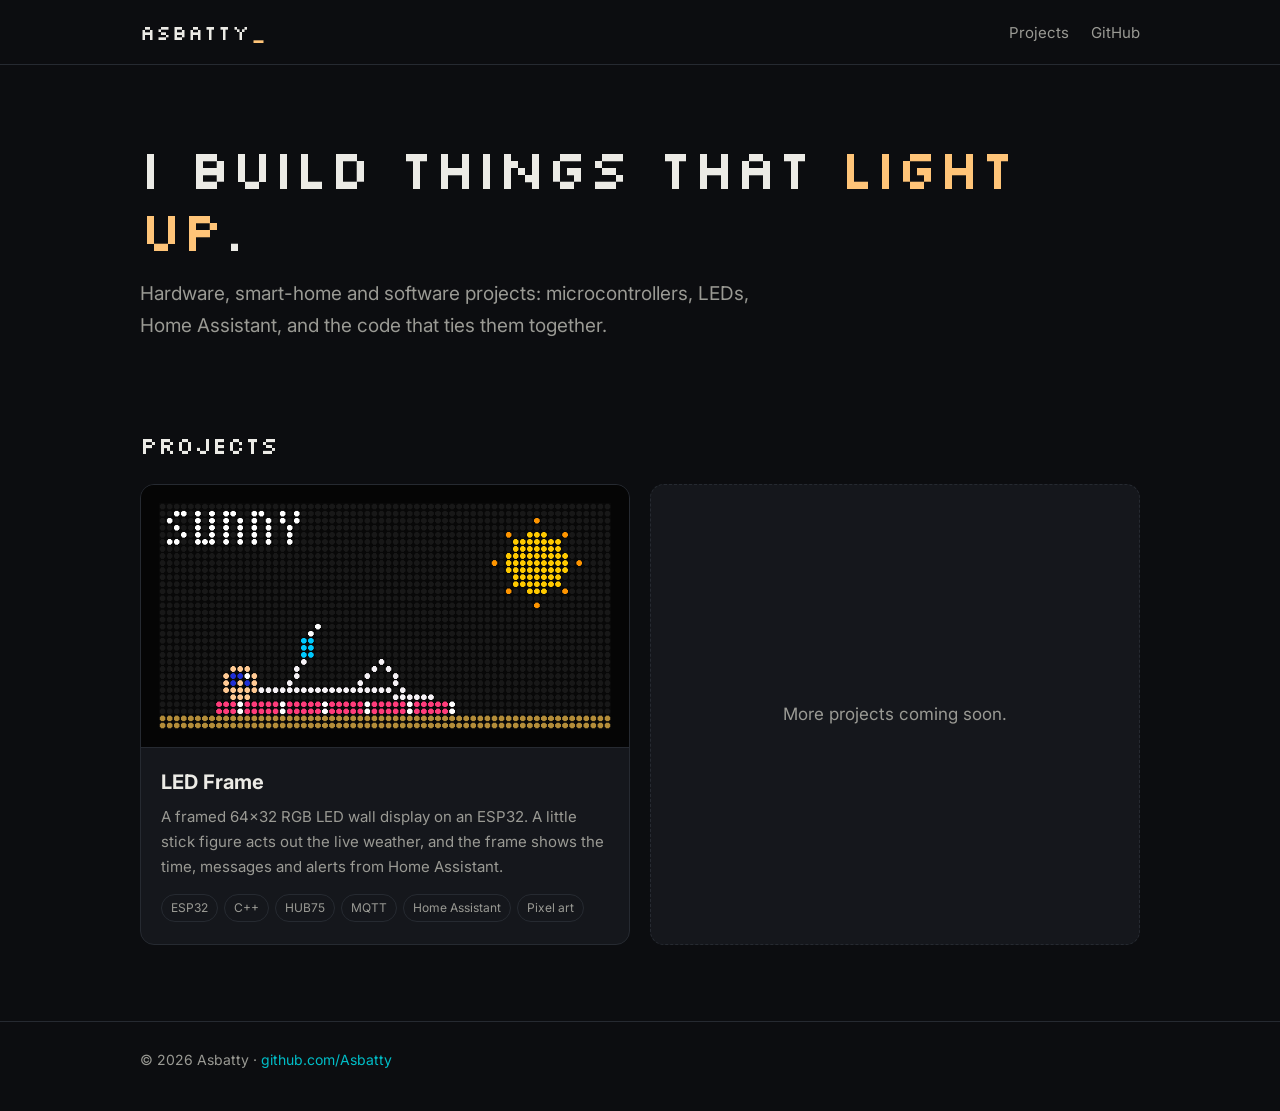
<file: index.html>
<!doctype html>
<html lang="en">
<head>
  <meta charset="utf-8">
  <meta name="viewport" content="width=device-width, initial-scale=1">
  <title>Asbatty · Projects</title>
  <meta name="description" content="Hardware, smart-home and software projects by Asbatty.">
  <link rel="preconnect" href="https://fonts.googleapis.com">
  <link rel="preconnect" href="https://fonts.gstatic.com" crossorigin>
  <link href="https://fonts.googleapis.com/css2?family=Inter:wght@400;600&family=Silkscreen&display=swap" rel="stylesheet">
  <link rel="stylesheet" href="style.css">
</head>
<body>
  <header class="top">
    <div class="wrap">
      <a class="brand" href="./">ASBATTY<span>_</span></a>
      <nav><a href="#projects">Projects</a><a href="https://github.com/Asbatty">GitHub</a></nav>
    </div>
  </header>

  <main class="wrap">
    <section class="hero">
      <h1>I build things that <span class="acc">light up</span>.</h1>
      <p>Hardware, smart-home and software projects: microcontrollers, LEDs, Home Assistant, and the code
        that ties them together.</p>
    </section>

    <section id="projects">
      <h2>Projects</h2>
      <div class="grid">
        <a class="card" href="led-frame/">
          <div class="shot"><img src="led-frame/img/weather-sunny.png" alt="LED panel showing a stick figure sunbathing in sunglasses under the sun" loading="lazy"></div>
          <div class="body">
            <h3>LED Frame</h3>
            <p>A framed 64×32 RGB LED wall display on an ESP32. A little stick figure acts out the live weather,
              and the frame shows the time, messages and alerts from Home Assistant.</p>
            <div class="tags"><span class="tag">ESP32</span><span class="tag">C++</span><span class="tag">HUB75</span><span class="tag">MQTT</span><span class="tag">Home Assistant</span><span class="tag">Pixel art</span></div>
          </div>
        </a>
        <div class="card soon">More projects coming soon.</div>
      </div>
    </section>
  </main>

  <footer><div class="wrap">© 2026 Asbatty · <a href="https://github.com/Asbatty">github.com/Asbatty</a></div></footer>
</body>
</html>
</file>
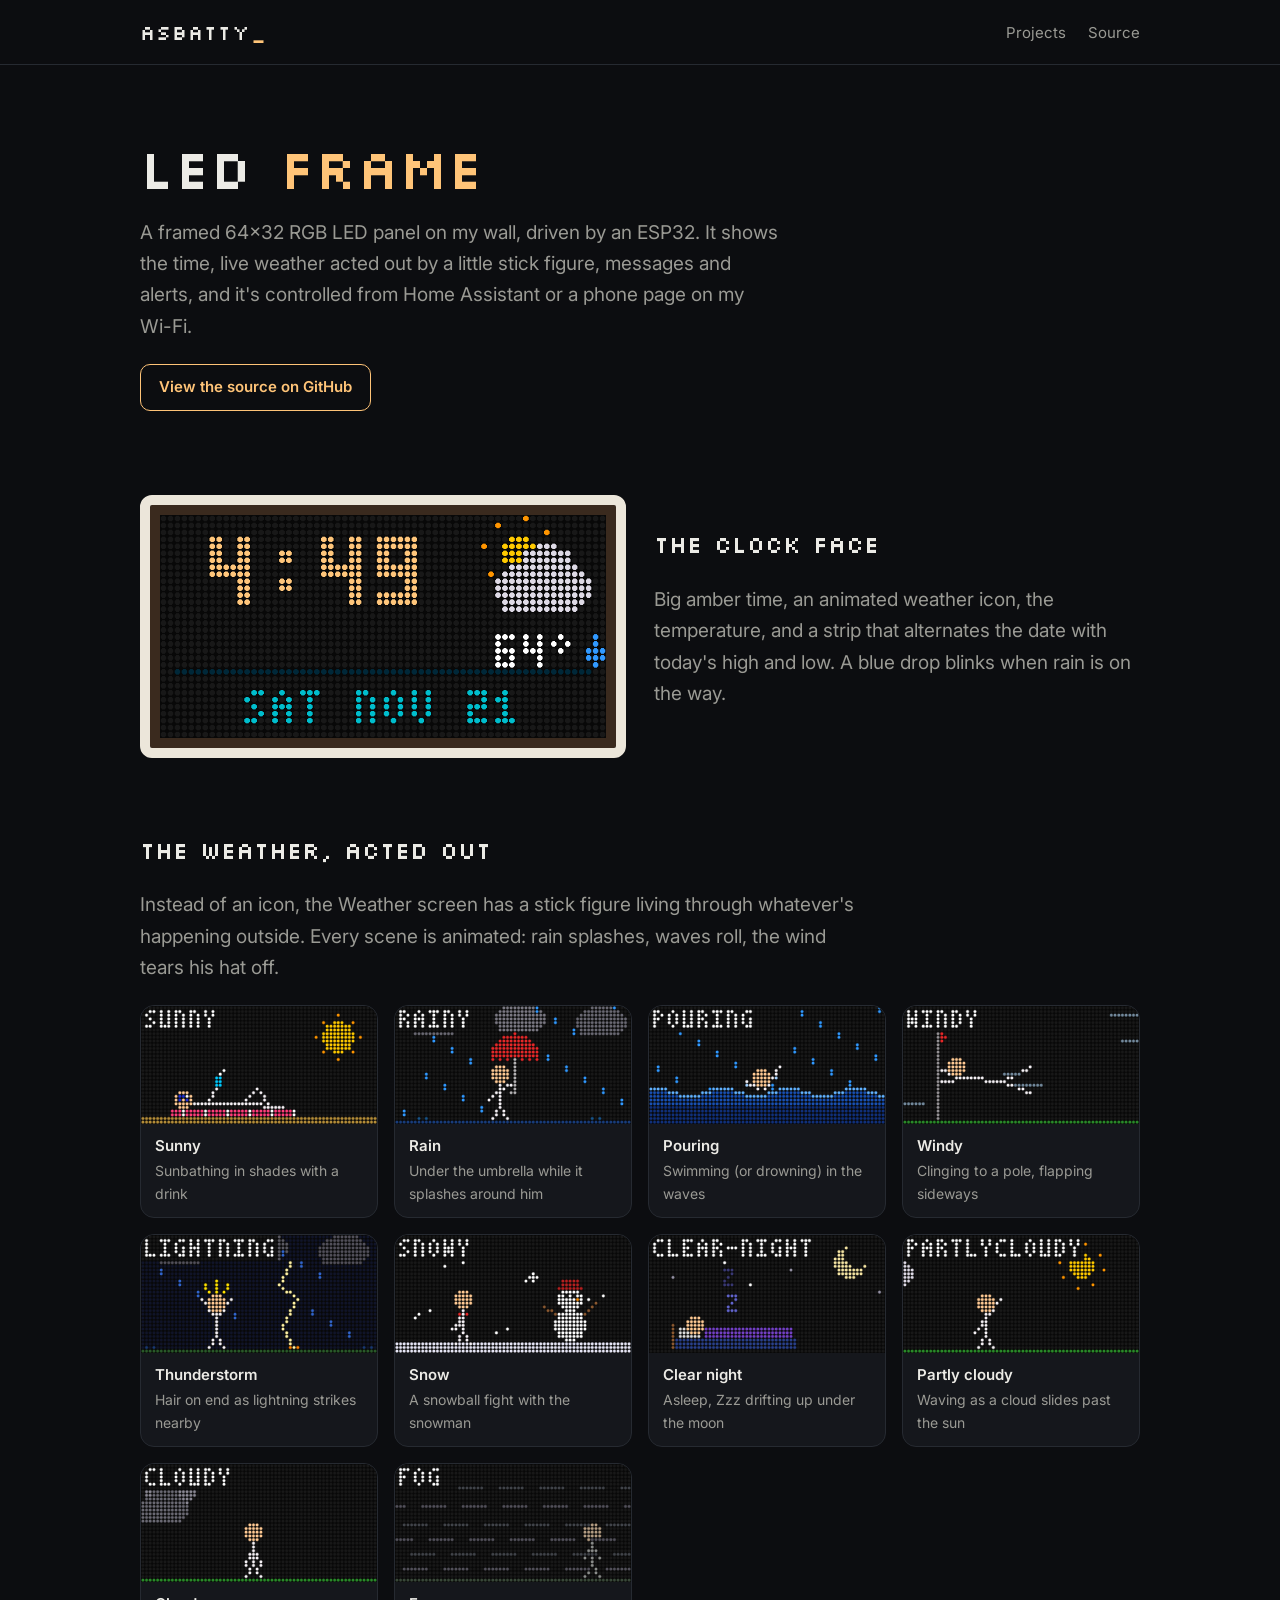
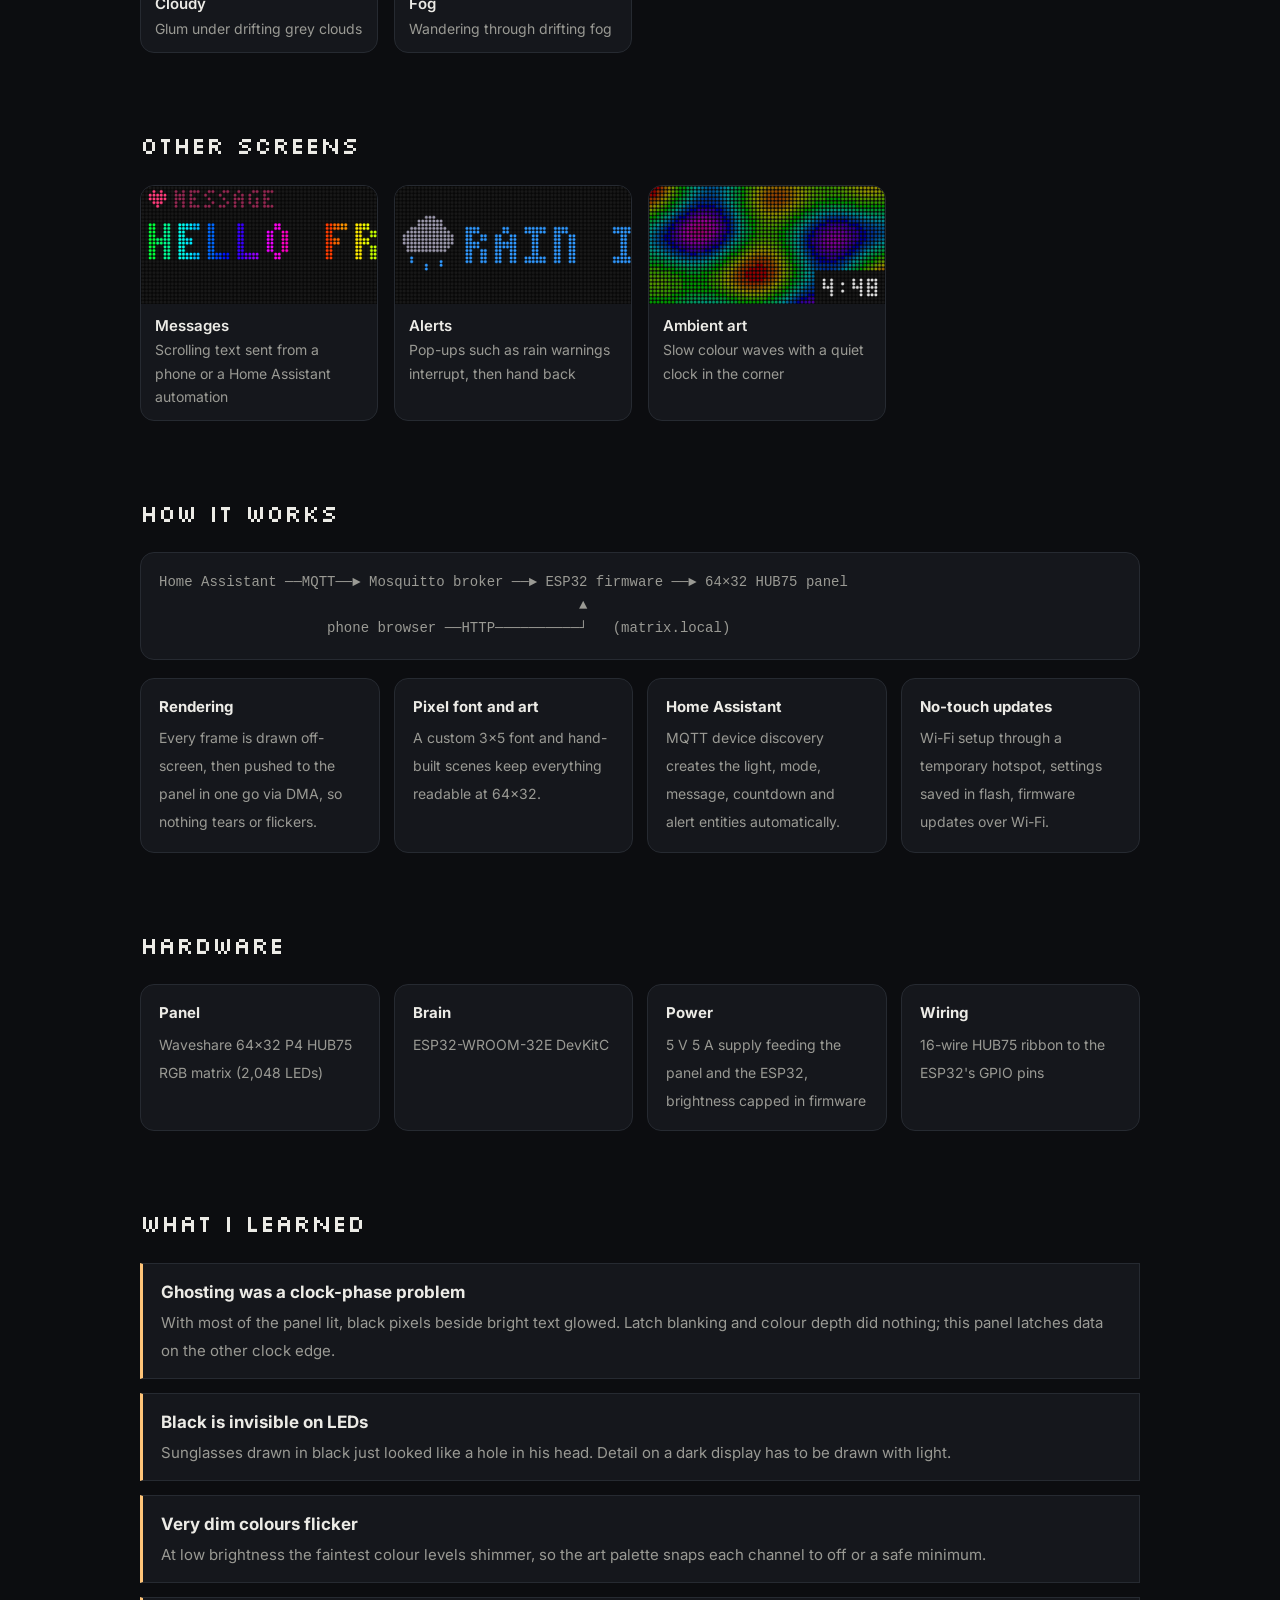
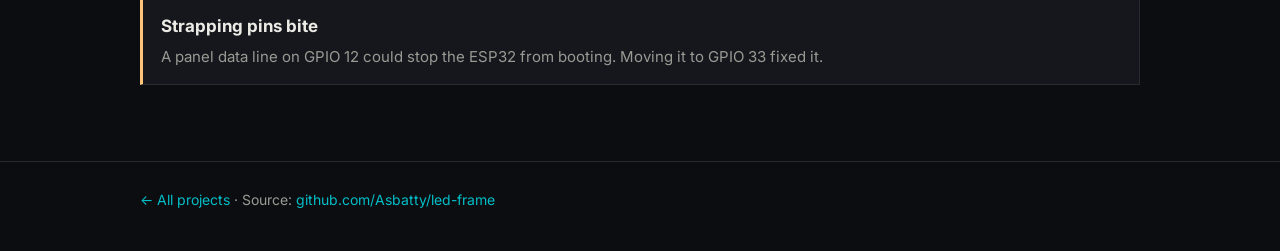
<file: led-frame/index.html>
<!doctype html>
<html lang="en">
<head>
  <meta charset="utf-8">
  <meta name="viewport" content="width=device-width, initial-scale=1">
  <title>LED Frame · Asbatty</title>
  <meta name="description" content="A framed 64x32 RGB LED wall display on an ESP32, with stick-figure weather scenes and Home Assistant control.">
  <link rel="preconnect" href="https://fonts.googleapis.com">
  <link rel="preconnect" href="https://fonts.gstatic.com" crossorigin>
  <link href="https://fonts.googleapis.com/css2?family=Inter:wght@400;600&family=Silkscreen&display=swap" rel="stylesheet">
  <link rel="stylesheet" href="../style.css">
</head>
<body>
  <header class="top">
    <div class="wrap">
      <a class="brand" href="../">ASBATTY<span>_</span></a>
      <nav><a href="../#projects">Projects</a><a href="https://github.com/Asbatty/led-frame">Source</a></nav>
    </div>
  </header>

  <main class="wrap">
    <section class="hero">
      <h1>LED <span class="acc">Frame</span></h1>
      <p class="lead">A framed 64×32 RGB LED panel on my wall, driven by an ESP32. It shows the time, live weather
        acted out by a little stick figure, messages and alerts, and it's controlled from Home Assistant or
        a phone page on my Wi-Fi.</p>
      <p style="margin-top:22px"><a class="btn" href="https://github.com/Asbatty/led-frame">View the source on GitHub</a></p>
    </section>

    <section>
      <div class="two">
        <div class="panel"><img src="img/clock.png" alt="Clock face: 4:49, partly cloudy icon, 64 degrees with a rain drop, date strip"></div>
        <div>
          <h2>The clock face</h2>
          <p class="lead">Big amber time, an animated weather icon, the temperature, and a strip that alternates
            the date with today's high and low. A blue drop blinks when rain is on the way.</p>
        </div>
      </div>
    </section>

    <section>
      <h2>The weather, acted out</h2>
      <p class="lead" style="margin-bottom:22px">Instead of an icon, the Weather screen has a stick figure living
        through whatever's happening outside. Every scene is animated: rain splashes, waves roll, the wind tears
        his hat off.</p>
      <div class="gallery">
        <figure><img src="img/weather-sunny.png" alt="Sunbathing in sunglasses" loading="lazy"><figcaption><b>Sunny</b>Sunbathing in shades with a drink</figcaption></figure>
        <figure><img src="img/weather-rainy.png" alt="Holding an umbrella in the rain" loading="lazy"><figcaption><b>Rain</b>Under the umbrella while it splashes around him</figcaption></figure>
        <figure><img src="img/weather-pouring.png" alt="Swimming in rising water" loading="lazy"><figcaption><b>Pouring</b>Swimming (or drowning) in the waves</figcaption></figure>
        <figure><img src="img/weather-windy.png" alt="Clinging to a pole in the wind" loading="lazy"><figcaption><b>Windy</b>Clinging to a pole, flapping sideways</figcaption></figure>
        <figure><img src="img/weather-lightning.png" alt="Hair on end as lightning strikes" loading="lazy"><figcaption><b>Thunderstorm</b>Hair on end as lightning strikes nearby</figcaption></figure>
        <figure><img src="img/weather-snowy.png" alt="Throwing snowballs at a snowman" loading="lazy"><figcaption><b>Snow</b>A snowball fight with the snowman</figcaption></figure>
        <figure><img src="img/weather-clear-night.png" alt="Asleep in bed under the moon" loading="lazy"><figcaption><b>Clear night</b>Asleep, Zzz drifting up under the moon</figcaption></figure>
        <figure><img src="img/weather-partlycloudy.png" alt="Waving as a cloud passes the sun" loading="lazy"><figcaption><b>Partly cloudy</b>Waving as a cloud slides past the sun</figcaption></figure>
        <figure><img src="img/weather-cloudy.png" alt="Standing under grey clouds" loading="lazy"><figcaption><b>Cloudy</b>Glum under drifting grey clouds</figcaption></figure>
        <figure><img src="img/weather-fog.png" alt="Walking through fog" loading="lazy"><figcaption><b>Fog</b>Wandering through drifting fog</figcaption></figure>
      </div>
    </section>

    <section>
      <h2>Other screens</h2>
      <div class="gallery">
        <figure><img src="img/message.png" alt="Scrolling rainbow message" loading="lazy"><figcaption><b>Messages</b>Scrolling text sent from a phone or a Home Assistant automation</figcaption></figure>
        <figure><img src="img/alert.png" alt="Rain alert with cloud icon" loading="lazy"><figcaption><b>Alerts</b>Pop-ups such as rain warnings interrupt, then hand back</figcaption></figure>
        <figure><img src="img/art.png" alt="Colour wave art with a small clock" loading="lazy"><figcaption><b>Ambient art</b>Slow colour waves with a quiet clock in the corner</figcaption></figure>
      </div>
    </section>

    <section>
      <h2>How it works</h2>
      <div class="flow">Home Assistant ──MQTT──► Mosquitto broker ──► ESP32 firmware ──► 64×32 HUB75 panel
                                                  ▲
                    phone browser ──HTTP──────────┘   (matrix.local)</div>
      <div class="facts" style="margin-top:18px">
        <div class="fact"><b>Rendering</b><span>Every frame is drawn off-screen, then pushed to the panel in one go via DMA, so nothing tears or flickers.</span></div>
        <div class="fact"><b>Pixel font and art</b><span>A custom 3×5 font and hand-built scenes keep everything readable at 64×32.</span></div>
        <div class="fact"><b>Home Assistant</b><span>MQTT device discovery creates the light, mode, message, countdown and alert entities automatically.</span></div>
        <div class="fact"><b>No-touch updates</b><span>Wi-Fi setup through a temporary hotspot, settings saved in flash, firmware updates over Wi-Fi.</span></div>
      </div>
    </section>

    <section>
      <h2>Hardware</h2>
      <div class="facts">
        <div class="fact"><b>Panel</b><span>Waveshare 64×32 P4 HUB75 RGB matrix (2,048 LEDs)</span></div>
        <div class="fact"><b>Brain</b><span>ESP32-WROOM-32E DevKitC</span></div>
        <div class="fact"><b>Power</b><span>5 V 5 A supply feeding the panel and the ESP32, brightness capped in firmware</span></div>
        <div class="fact"><b>Wiring</b><span>16-wire HUB75 ribbon to the ESP32's GPIO pins</span></div>
      </div>
    </section>

    <section>
      <h2>What I learned</h2>
      <ul class="lessons">
        <li><b>Ghosting was a clock-phase problem</b><span>With most of the panel lit, black pixels beside bright text glowed. Latch blanking and colour depth did nothing; this panel latches data on the other clock edge.</span></li>
        <li><b>Black is invisible on LEDs</b><span>Sunglasses drawn in black just looked like a hole in his head. Detail on a dark display has to be drawn with light.</span></li>
        <li><b>Very dim colours flicker</b><span>At low brightness the faintest colour levels shimmer, so the art palette snaps each channel to off or a safe minimum.</span></li>
        <li><b>Strapping pins bite</b><span>A panel data line on GPIO 12 could stop the ESP32 from booting. Moving it to GPIO 33 fixed it.</span></li>
      </ul>
    </section>
  </main>

  <footer><div class="wrap"><a href="../">← All projects</a> · Source: <a href="https://github.com/Asbatty/led-frame">github.com/Asbatty/led-frame</a></div></footer>
</body>
</html>
</file>
<file: style.css>
:root {
  --bg: #0c0d10;
  --card: #15171c;
  --line: #262a31;
  --text: #ecebe6;
  --muted: #9a9a94;
  --accent: #ffc478;
  --accent2: #00bec8;
  --radius: 14px;
  --pixel: "Silkscreen", ui-monospace, monospace;
}
* { box-sizing: border-box; }
html { scroll-behavior: smooth; }
body {
  margin: 0;
  background: var(--bg);
  color: var(--text);
  font: 17px/1.65 Inter, system-ui, -apple-system, "Segoe UI", sans-serif;
}
a { color: var(--accent2); text-decoration: none; }
a:hover { text-decoration: underline; }
img { max-width: 100%; display: block; }
.wrap { max-width: 1040px; margin: 0 auto; padding: 0 20px; }

/* header */
.top { border-bottom: 1px solid var(--line); }
.top .wrap { display: flex; align-items: center; justify-content: space-between; height: 64px; }
.brand { font-family: var(--pixel); font-size: 20px; color: var(--text); letter-spacing: 1px; }
.brand span { color: var(--accent); }
.top nav a { color: var(--muted); margin-left: 22px; font-size: 15px; }
.top nav a:hover { color: var(--text); text-decoration: none; }

/* hero */
.hero { padding: 72px 0 48px; }
.hero h1 { font-family: var(--pixel); font-weight: 400; font-size: clamp(34px, 6vw, 56px); line-height: 1.1; margin: 0 0 18px; }
.hero h1 .acc { color: var(--accent); }
.hero p { color: var(--muted); font-size: 19px; max-width: 640px; margin: 0; }

h2 { font-family: var(--pixel); font-weight: 400; font-size: 24px; margin: 0 0 20px; }
section { padding: 36px 0; }

/* project cards */
.grid { display: grid; grid-template-columns: repeat(auto-fit, minmax(300px, 1fr)); gap: 20px; }
.card {
  background: var(--card); border: 1px solid var(--line); border-radius: var(--radius);
  overflow: hidden; color: var(--text); display: flex; flex-direction: column;
  transition: border-color .2s, transform .2s;
}
a.card:hover { border-color: var(--accent); transform: translateY(-2px); text-decoration: none; }
.card .shot { background: #050505; padding: 18px; border-bottom: 1px solid var(--line); }
.card .body { padding: 18px 20px 22px; }
.card h3 { margin: 0 0 6px; font-size: 20px; }
.card p { margin: 0 0 14px; color: var(--muted); font-size: 15px; }
.tags { display: flex; flex-wrap: wrap; gap: 6px; }
.tag { font-size: 12px; padding: 3px 9px; border-radius: 99px; border: 1px solid var(--line); color: var(--muted); }
.card.soon { justify-content: center; align-items: center; min-height: 220px; color: var(--muted); border-style: dashed; text-align: center; padding: 24px; }

/* project page */
.panel { background: #050505; border: 10px solid #3a2a1e; outline: 10px solid #ece6da; border-radius: 2px; margin: 10px; }
.lead { font-size: 19px; color: var(--muted); max-width: 720px; }
.two { display: grid; grid-template-columns: 1fr 1fr; gap: 28px; align-items: center; }
@media (max-width: 760px) { .two { grid-template-columns: 1fr; } }
.gallery { display: grid; grid-template-columns: repeat(auto-fill, minmax(230px, 1fr)); gap: 16px; }
.gallery figure { margin: 0; background: var(--card); border: 1px solid var(--line); border-radius: var(--radius); overflow: hidden; }
.gallery img { background: #050505; }
.gallery figcaption { padding: 10px 14px 12px; font-size: 14px; color: var(--muted); }
.gallery figcaption b { color: var(--text); font-weight: 600; display: block; font-size: 15px; }
.facts { display: grid; grid-template-columns: repeat(auto-fit, minmax(200px, 1fr)); gap: 14px; }
.fact { background: var(--card); border: 1px solid var(--line); border-radius: var(--radius); padding: 16px 18px; }
.fact b { display: block; font-size: 15px; margin-bottom: 4px; }
.fact span { color: var(--muted); font-size: 14px; }
.flow { font-family: ui-monospace, Consolas, monospace; font-size: 14px; background: var(--card); border: 1px solid var(--line); border-radius: var(--radius); padding: 18px; overflow-x: auto; color: var(--muted); white-space: pre; }
.lessons { list-style: none; padding: 0; margin: 0; display: grid; gap: 14px; }
.lessons li { background: var(--card); border: 1px solid var(--line); border-left: 3px solid var(--accent); border-radius: 0; padding: 14px 18px; }
.lessons b { display: block; margin-bottom: 2px; }
.lessons span { color: var(--muted); font-size: 15px; }
.btn { display: inline-block; padding: 10px 18px; border-radius: 10px; border: 1px solid var(--accent); color: var(--accent); font-weight: 600; font-size: 15px; }
.btn:hover { background: var(--accent); color: #111; text-decoration: none; }

footer { border-top: 1px solid var(--line); margin-top: 40px; padding: 26px 0 40px; color: var(--muted); font-size: 14px; }
</file>
